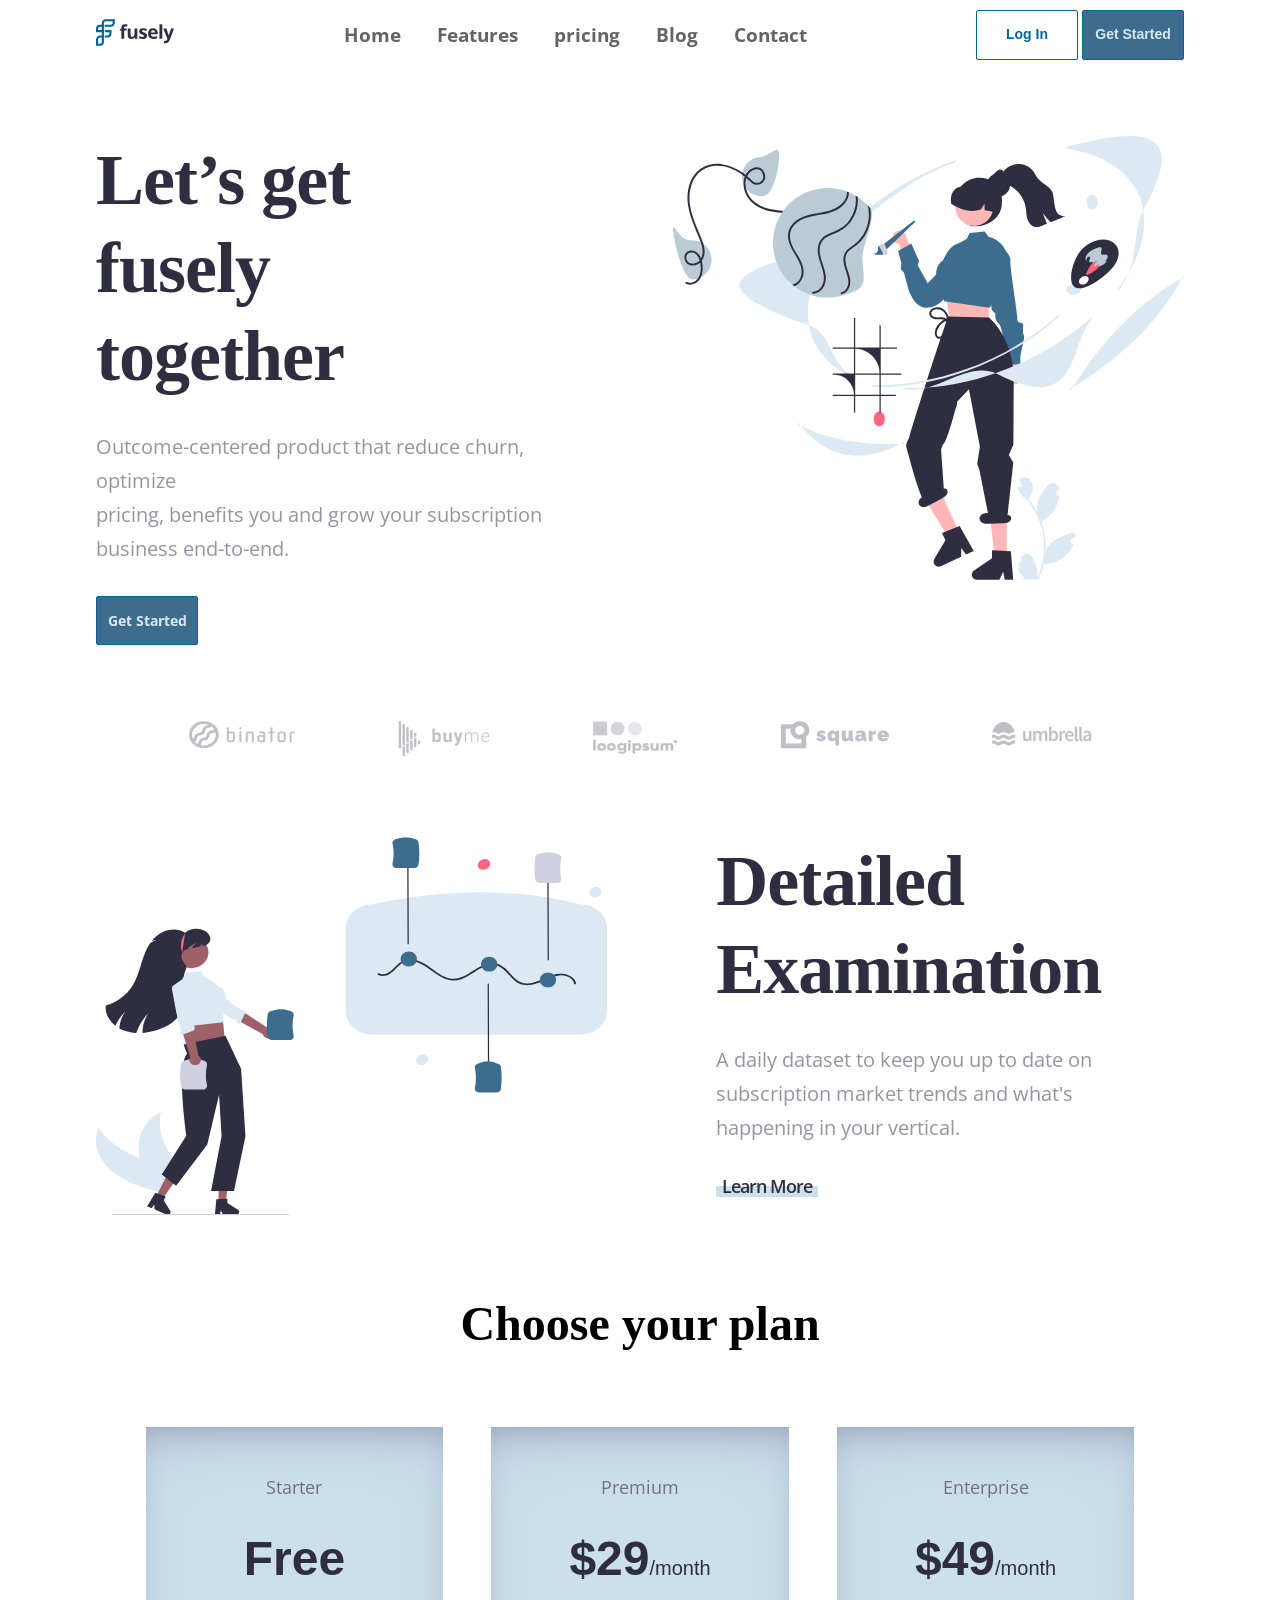
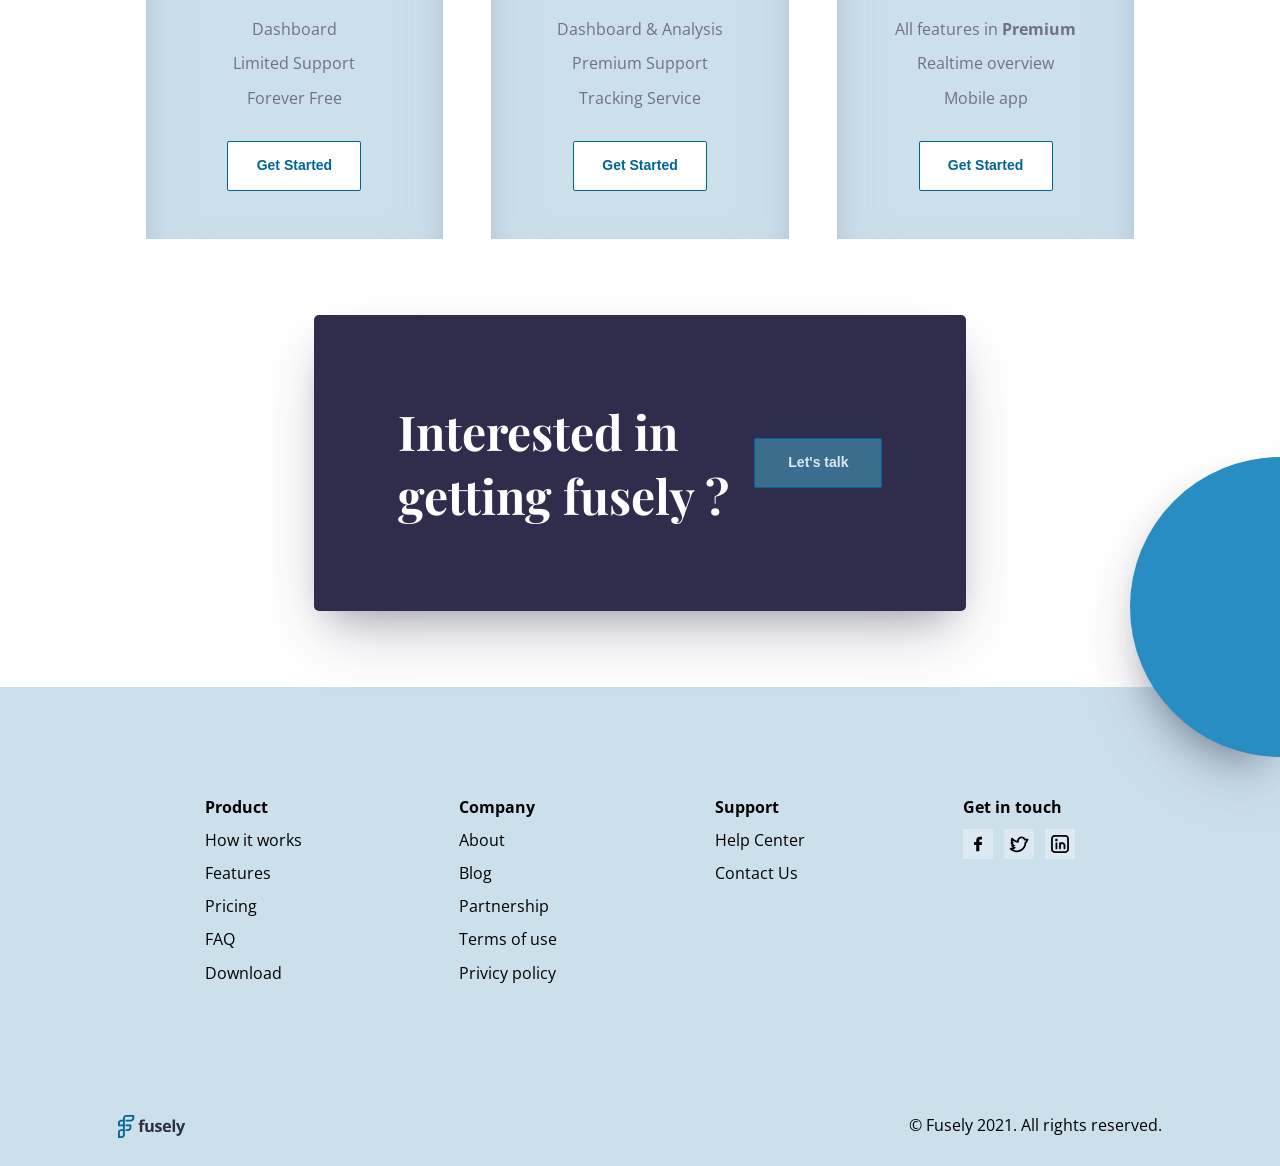
<file: index.html>
<!DOCTYPE html>
<html lang="en">
  <head>
    <meta charset="UTF-8" />
    <meta http-equiv="X-UA-Compatible" content="IE=edge" />
    <meta name="viewport" content="width=device-width, initial-scale=1.0" />
    <link rel="stylesheet" href="styles/style.css" />
    <link
      rel="stylesheet"
      href="https://fonts.googleapis.com/css?family=Playfair+Display"
    />
    <link
      href="https://fonts.googleapis.com/css?family=Open+Sans"
      rel="stylesheet"
    />
    <title>Document</title>
  </head>
  <body>
    <header class="container">
      <div class="row space-between align-center">
        <div>
          <img src="./src/img/Logo.svg" />
        </div>
        <nav>
          <ul class="nav_link sans">
            <a href="/markup.html"><li>Home</li></a>
            <a href="#features"><li>Features</li></a>
            <a href="#pricing"><li>pricing</li></a>
            <a href="#blog"><li>Blog</li></a>
            <a href="#footer"><li>Contact</li></a>
          </ul>
        </nav>
        <div class="btn_container">
          <button class="secondary_btn">Log In</button>
          <button class="primary_btn">Get Started</button>
        </div>
        <div class="box column burger">
          <div class="line"></div>
          <div class="line"></div>
          <div class="line"></div>
        </div>
      </div>
    </header>

    <section class="mt-76">
      <div class="container">
        <div class="row space-between">
          <div class="banner_content_wrapper">
            <h1>
              Let’s get <br />
              fusely <br />
              together
            </h1>

            <p>
              Outcome-centered product that reduce churn, optimize
              <br />pricing, benefits you and grow your subscription<br />
              business end-to-end.
            </p>
            <button class="primary_btn sans">Get Started</button>
          </div>
          <div class="banner_img_wrapper">
            <img src="./src/img/a0.svg" alt="" />
          </div>
        </div>
      </div>
    </section>
    <section class="mt-76">
      <div class="container">
        <div class="row clients">
          <div>
            <img src="./src/img/binator logo.svg" alt="" />
          </div>
          <div>
            <img src="./src/img/buyme logo.svg" alt="" />
          </div>
          <div>
            <img src="./src/img/loogipsum logo.svg" alt="" />
          </div>
          <div>
            <img src="./src/img/square logo.svg" alt="" />
          </div>
          <div>
            <img src="./src/img/umbrella logo.svg" alt="" />
          </div>
        </div>
      </div>
    </section>
    <section class="mt-76" id="features">
      <div class="container">
        <div class="row space-between reverse">
          <div class="banner_content_wrapper kak h1_ipad">
            <h1>
              Detailed<br />
              Examination
            </h1>
            <p>
              A daily dataset to keep you up to date on <br />subscription
              market trends and what's <br />happening in your vertical.
            </p>

            <button class="more sans">Learn More</button>
          </div>
          <div class="image_wrapper_2">
            <img src="./src/img/a1.svg" alt="" />
          </div>
        </div>
      </div>
    </section>

    <section id="pricing" class="mt-76">
      <div class="container">
        <center>
          <h1 class="choose">Choose your plan</h1>
        </center>

        <div class="cards sans centering row mt-76">
          <div class="element centering column">
            <p>Starter</p>
            <h1>Free</h1>

            <div class="column">
              <p>Dashboard</p>
              <p>Limited Support</p>
              <p>Forever Free</p>
            </div>

            <button class="secondary_btn">Get Started</button>
          </div>

          <div class="element centering column">
            <p>Premium</p>
            <h1>$29<span>/month</span></h1>
            <div class="column">
              <p>Dashboard & Analysis</p>
              <p>Premium Support</p>
              <p>Tracking Service</p>
            </div>
            <button class="secondary_btn">Get Started</button>
          </div>

          <div class="element centering column">
            <p>Enterprise</p>
            <h1>$49<span>/month</span></h1>
            <div class="column">
              <p>All features in <strong>Premium</strong></p>
              <p>Realtime overview</p>
              <p>Mobile app</p>
            </div>
            <button class="secondary_btn">Get Started</button>
          </div>
        </div>
      </div>
    </section>

    <section class="mt-76" id="blog">
      <div class="container">
        <div class="blog-row row centering">
          <h1>From our blog</h1>
          <button class="secondary_btn">Let's talk</button>
        </div>
        <div class="mt-76 blog-column column sans">
          <div class="row nowrap">
            <img src="./src/img/blog1.png" alt="" />

            <div class="column">
              <h2>What’s Fusely?</h2>

              <p>
                A brand new company, created for everyone. This article will
                help you understand what "fusely" stands for.
              </p>
              <button class="more">Read More</button>
            </div>
          </div>
          <div class="row nowrap">
            <img src="./src/img/blog2.png" alt="" />

            <div class="column">
              <h2>Introducing Fusely Engage</h2>

              <p>
                We’re happy to announce the Fusely Engage. The first growth
                automation platform designed for the digital interactions.
              </p>
              <button class="more">Read More</button>
            </div>
          </div>
          <div class="row nowrap">
            <img src="./src/img/blog3.png" alt="" />

            <div class="column">
              <h2>Premium vs Enterprise plan</h2>

              <p>
                Let’s compare our most popular plans: Premium and Enterprise.
                This article will help you decide which one will be better for
                your needs.
              </p>
              <button class="more">Read More</button>
            </div>
          </div>
        </div>
      </div>
    </section>

    <section class="mt-76">
      <div class="container ipad_container">
        <div class="centering row last">
          <h1>
            Interested in <br />
            getting fusely ?
          </h1>
          <button class="primary_btn">Let's talk</button>
        </div>
      </div>
    </section>

    <footer id="footer" class="mt-76 sans ipad_footer">
      <div class="container">
        <div class="footer_info centering row">
          <div class="inform column">
            <strong>Product</strong>
            <a>How it works</a>
            <a>Features</a>
            <a>Pricing</a>
            <a>FAQ</a>
            <a>Download</a>
          </div>

          <div class="inform column">
            <strong>Company</strong>
            <a>About</a>
            <a>Blog</a>
            <a>Partnership</a>
            <a>Terms of use</a>
            <a>Privicy policy</a>
          </div>

          <div class="flex_start inform column">
            <strong>Support</strong>
            <a>Help Center</a>
            <a>Contact Us</a>
          </div>
          <div class="flex_start inform column">
            <strong>Get in touch</strong>

            <div class="row weblinks">
              <a>
                <img
                  class="footer-logo"
                  height="30px"
                  Bgcolor="lightblue"
                  src="./src/img/facebook-svgrepo-com.svg"
                  alt=""
                />
              </a>
              <a>
                <img
                  class="footer-logo"
                  height="30px"
                  src="./src/img/twitter-svgrepo-com (2).svg"
                  alt=""
                />
              </a>

              <a>
                <img
                  class="footer-logo"
                  height="30px"
                  src="./src/img/linkedin-svgrepo-com.svg"
                  alt=""
                />
              </a>
            </div>
          </div>
        </div>
        <div class="deep_footer sans row space-between">
          <div class="last-left">
            <img height="25" src="./src/img/Logo.svg" />
          </div>

          <p class="last-right">© Fusely 2021. All rights reserved.</p>
        </div>
      </div>
      <div class="blue-circle"></div>
    </footer>
  </body>
</html>
</file>
<file: styles/style.css>
* {
  margin: 0;
  padding: 0;
}
body {
  padding-top: 10px;
}

body::-webkit-scrollbar {
  width: 1.2em;
}

body::-webkit-scrollbar-track {
  box-shadow: inset 0 0 6px rgba(0, 0, 0, 0.3);
}

body::-webkit-scrollbar-thumb {
  background-color: #016499;
  outline: 1px solid slategrey;
}
img {
  width: 100%;
}
.container {
  width: 85%;
  margin: 0 auto;
}
.sans {
  font-family: "Open Sans", sans-serif;
}
.row {
  display: flex;
  flex-wrap: wrap;
}

.column {
  display: flex;
  flex-direction: column;
}
.mt-76 {
  margin-top: 4.75rem;
}
.space-between {
  justify-content: space-between;
}
.align-center {
  align-items: center;
}
.nav_link {
  list-style: none;
  display: flex;
  gap: 2.25rem;
  font-weight: bold;
  font-size: 1.2rem;
}

.nav_link a {
  text-decoration: none;
}

a:visited {
  color: #9893a3;
}

li {
  position: relative;
  color: #3a393ec8;
}

li:hover::after {
  position: absolute;
  content: "";
  width: 100%;
  height: 0.25rem;
  background-color: #016499;
  bottom: -0.625rem;
  left: 0;
}
.secondary_btn {
  width: 6.375rem;
  height: 3.1rem;
  border: 1px solid #016499;
  border-radius: 2px;
  background-color: transparent;
  font-style: normal;
  font-weight: 700;
  font-size: 0.875rem;
  line-height: 1.1rem;
  text-align: center;
  color: #016499;
}

.secondary_btn:hover {
  background-color: #3c6d8e;
  color: #dce9f2;
  border: none;
}

.flex_start {
  align-self: flex-start;
}
.primary_btn {
  width: 6.375rem;
  height: 3.1rem;
  border: 1px solid #016499;
  border-radius: 2px;
  background-color: #3c6d8e;

  font-style: normal;
  font-weight: 700;
  font-size: 0.875rem;
  line-height: 1.1rem;
  text-align: center;
  color: #dce9f2;
}

.primary_btn:hover {
  background-color: #dce9f2;
  color: #3c6d8e;
  border: none;
}

.banner_content_wrapper {
  display: flex;
  flex-direction: column;
  gap: 1.875rem;
  width: 43%;
}

.banner_content_wrapper h1 {
  font-style: normal;
  font-weight: 700;
  font-size: 4.5rem;
  line-height: 5.5rem;
  letter-spacing: -1px;
  color: #2f2e41;
}
.banner_content_wrapper p {
  font-family: "Open Sans", sans-serif;
  font-style: normal;
  font-weight: 400;
  font-size: 1.25rem;
  line-height: 2.125rem;
  color: #9893a3;
}
.clients {
  gap: 102px;
  justify-content: center;
}

.more {
  font-style: normal;
  font-weight: 600;
  font-size: 1.125rem;
  line-height: 1.25rem;
  letter-spacing: -1px;
  color: #2f2e41;
  background: rgb(255, 255, 255);
  width: 6.375rem;
  height: 1.375rem;
  border: none;
  background: linear-gradient(
    180deg,
    rgba(255, 255, 255, 1) 50%,
    #01649933 50%
  );
}

.centering {
  align-items: center;
  justify-content: center;
}

.choose {
  font-style: Bold;
  font-size: 3rem;
}

.cards {
  gap: 3rem;
  font-style: normal;
  font-weight: 400;
  font-size: 1.125rem;
}

.element {
  gap: 2rem;
  width: 20%;
  padding: 3rem 2.5rem;
  background-color: #01649933;
  box-shadow: rgba(148, 148, 209, 0.25) 0px 30px 60px -12px inset,
    rgba(0, 0, 0, 0.3) 0px 18px 36px -18px inset;
  text-align: center;
  color: #717082;
  transition: transform 0.5s ease-in-out, color 0.7s ease-in;
}

.element:hover {
  transform: scale(1.2);
  background-color: #3c6d8e;
  text-align: center;
  border-radius: 5px;
  color: #feebef;
}

.element h1 {
  font-size: 3rem;
  color: #2f2e41;
  font-family: "Helvetica Neue Bold", Helvetica, Arial, sans-serif;
  font-weight: bolder;
}

.element:hover h1 {
  transition: color 0.7s ease-in;
  color: #feebef;
}
/* .element:hover,
.element:hover h1:hover {
} */

.element h1 span {
  font-size: 20px;
  font-weight: 100;
}

.cards button {
  width: 8.375rem;
  color: #016499;
  background-color: #ffffff;
}
.cards div div {
  gap: 0.8rem;
  font-size: 0.975rem;
}

.blog-row {
  font-family: "Playfair Display";
  justify-content: space-between;
}

.blog-row h1 {
  font-size: 4rem;
}
.blog-column {
  gap: 1.1rem;
}
.blog-column img {
  width: 50%;
}
.nowrap {
  flex-wrap: nowrap;
  gap: 27px;
}

.nowrap .column {
  gap: 1rem;
}
.nowrap h2 {
  font-size: 1.2rem;
  font-style: normal;
  color: #2f2e41;
}
.nowrap p {
  font-size: 1rem;
  font-weight: 400;
  font-style: normal;
  color: #9893a3;
}

.nowrap div {
  justify-content: center;
}
.nowrap img {
  box-shadow: rgba(50, 50, 93, 0.25) 0px 50px 100px -20px,
    rgba(0, 0, 0, 0.3) 0px 30px 60px -30px,
    rgba(10, 37, 64, 0.35) 0px -2px 6px 0px inset;
}
.last {
  box-sizing: border-box;
  border-radius: 5px;
  box-shadow: rgba(50, 50, 93, 0.25) 0px 30px 60px -12px,
    rgba(0, 0, 0, 0.3) 0px 18px 36px -18px;
  width: 60%;
  background-color: #2f2d4b;
  margin: 0 auto;
  justify-content: space-between;

  padding: 5.25rem;
}

.last h1 {
  font-family: "Playfair Display";
  font-size: 3rem;
  color: #ffffff;
}

.last button {
  width: 8rem;
}

footer {
  width: 100%;
  background-color: #01649933;
  position: relative;
}
.footer_info {
  padding: 10%;
  justify-content: space-between;
}

.inform {
  gap: 0.7rem;
}

.deep_footer {
  padding: 2%;
}

.blue-circle {
  position: absolute;
  width: 240px;
  height: 240px;
  background-color: #288dc3;
  top: -230px;
  right: 0;
  width: 150px;
  height: 300px;
  border-radius: 150px 0 0 150px;
  box-shadow: rgba(50, 50, 93, 0.25) 0px 30px 60px -12px,
    rgba(0, 0, 0, 0.3) 0px 18px 36px -18px;
}

.burger,
#blog {
  display: none;
}

.box {
  gap: 3px;
  width: 25px;
  height: 20px;
}
.line {
  width: 25px;
  height: 3px;
  background-color: #016499;
  border-radius: 1px;
}

.image_wrapper_2 {
  order: -1;
  width: 47%;
}

.banner_img_wrapper {
  width: 47%;
}

.inform img {
  background-color: #dce9f2;
}
.weblinks {
  gap: 0.7rem;
}

@media only screen and (max-width: 970px) {
  br {
    display: none;
  }
  .nav_link {
    font-size: 0.875rem;
  }
  .banner_content_wrapper {
    order: -2;
    width: unset;
  }

  .image_wrapper_2,
  .banner_img_wrapper {
    width: unset;
  }
  .ipad_container,
  .last {
    width: 100%;
  }

  .last h1 {
    font-size: 2rem;
  }

  .ipad_footer {
    margin-top: 0;
  }
  .cards {
    flex-direction: column;
    align-items: center;
    justify-content: center;
  }
  .element {
    width: 80%;
  }

  .blue-circle {
    display: none;
  }
}
@media only screen and (max-width: 791px) {
  .nav_link,
  .btn_container {
    display: none;
  }

  #blog {
    display: block;
  }

  .burger {
    display: flex;
  }
  .banner_content_wrapper h1 {
    font-style: normal;
    font-weight: 700;
    font-size: 3.5rem;
    line-height: 3rem;
    letter-spacing: -1px;
    color: #2f2e41;
  }
  .h1_ipad h1 {
    font-size: 3rem;
  }

  .clients {
    gap: 1rem;
  }
}

@media only screen and (max-width: 620px) {
  .last {
    flex-direction: column;
    gap: 30px;
  }

  .last button {
    width: 10rem;
  }

  .footer_info {
    display: grid;
    grid-template-columns: repeat(2, 1fr);
    grid-gap: 25px;
  }

  .blog-row,
  .nowrap {
    flex-direction: column;
  }
  .nowrap img {
    width: 100%;
  }
  .blog-row h1 {
    font-size: 2.8rem;
  }
  .last {
    padding: 1.25rem;
  }
  .last h1 {
    font-size: 1.3rem;
  }
  footer img {
    height: 22px;
  }

  .blog-column {
    gap: 4rem;
  }
}

@media only screen and (max-width: 430px) {
  .deep_footer {
    flex-direction: column;
    align-items: center;
    justify-content: center;
    font-size: 0.8rem;
  }
}

@media only screen and (max-width: 345px) {
  .element {
    width: 70%;
  }
  .banner_content_wrapper h1 {
    font-size: 2.5rem;
  }

  .blog-row h1 {
    font-size: 2rem;
  }
}
</file>
